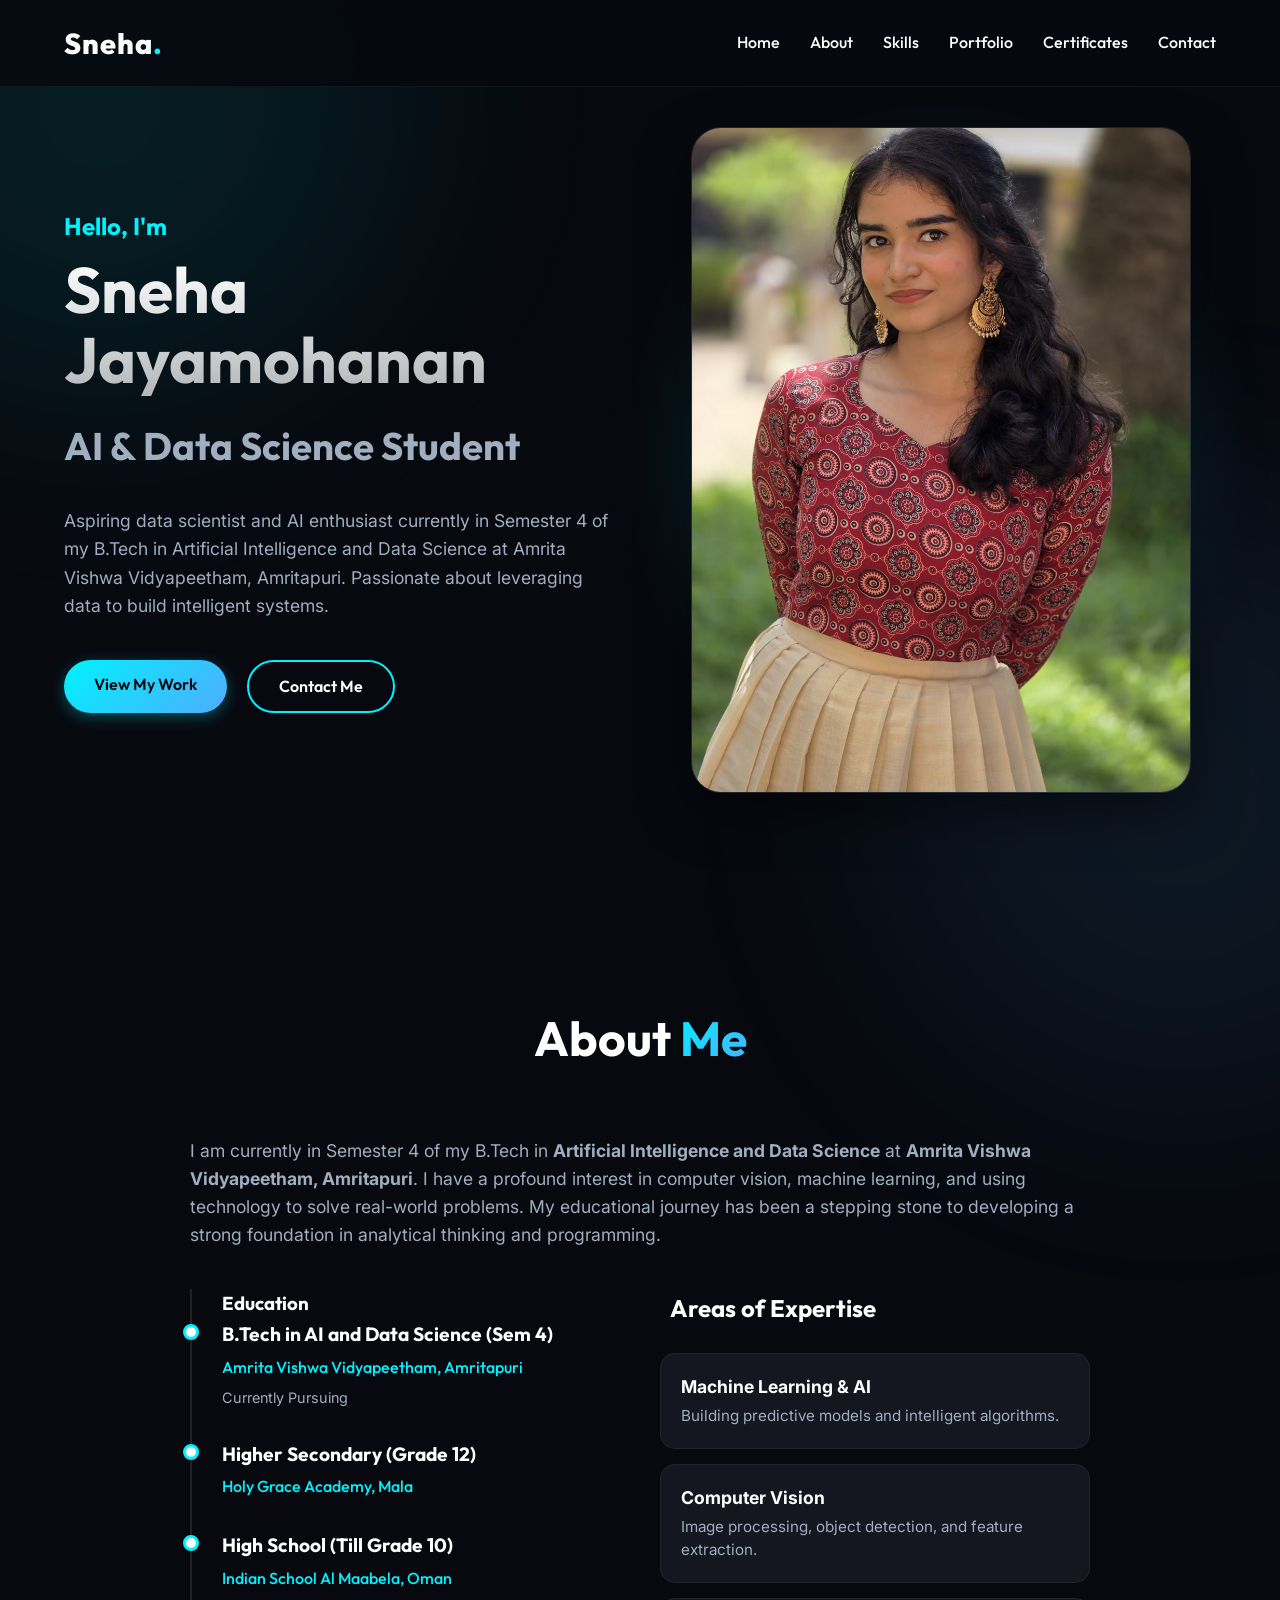
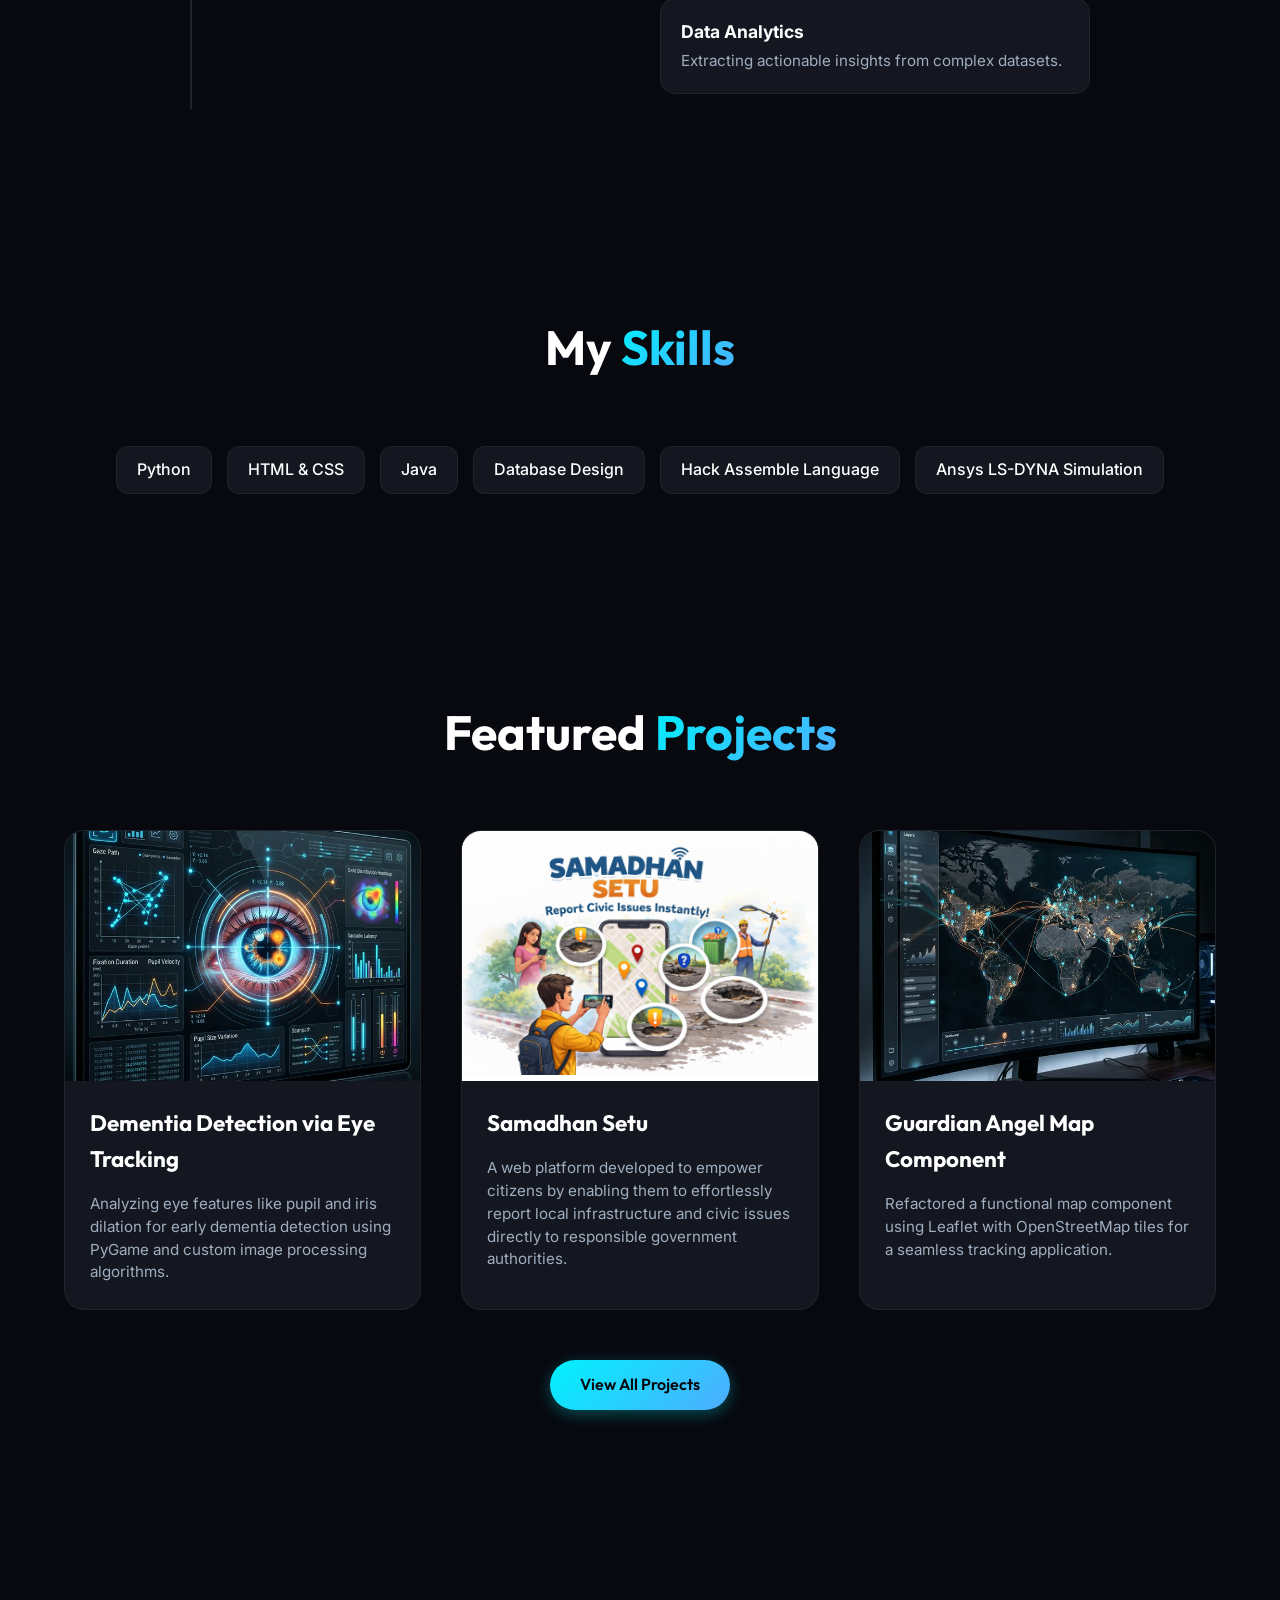
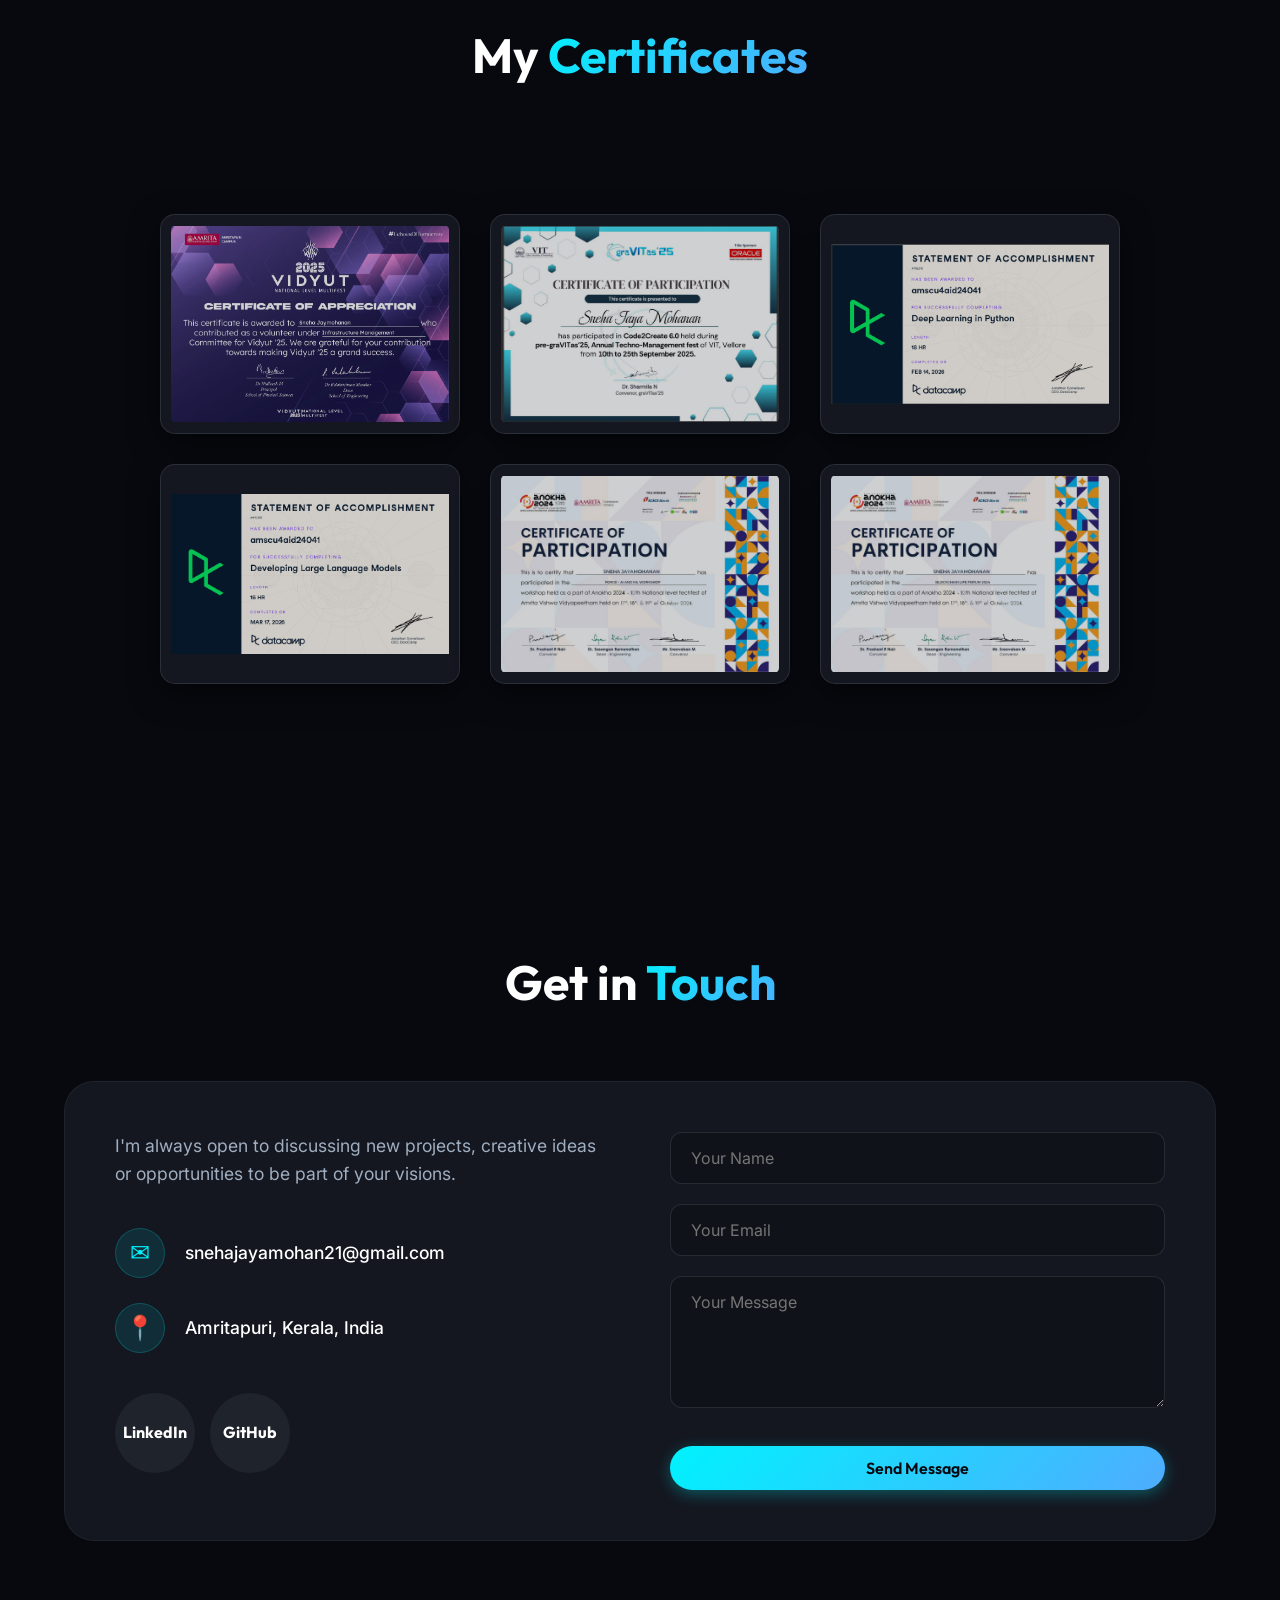
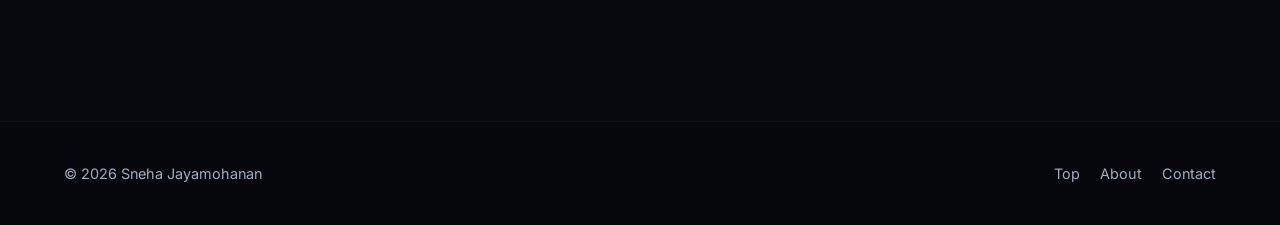
<file: index.html>
<!DOCTYPE html>
<html lang="en">

<head>
    <meta charset="UTF-8">
    <meta name="viewport" content="width=device-width, initial-scale=1.0">
    <title>Sneha Jayamohanan | AI & Data Science Portfolio</title>
    <meta name="description" content="Portfolio of Sneha Jayamohanan, an AI and Data Science student.">
    <link rel="stylesheet" href="styles.css">
    <!-- Google Fonts -->
    <link
        href="https://fonts.googleapis.com/css2?family=Outfit:wght@300;400;600;800&family=Inter:wght@400;500;700&display=swap"
        rel="stylesheet">
</head>

<body>
    <header class="navbar">
        <div class="nav-container">
            <a href="#home" class="logo">Sneha<span>.</span></a>
            <input type="checkbox" id="nav-toggle" class="nav-toggle">
            <label for="nav-toggle" class="nav-toggle-label">
                <span></span>
            </label>
            <nav class="nav-menu">
                <ul class="nav-links">
                    <li><a href="#home">Home</a></li>
                    <li><a href="#about">About</a></li>
                    <li><a href="#skills">Skills</a></li>
                    <li><a href="#portfolio">Portfolio</a></li>
                    <li><a href="#certificates">Certificates</a></li>
                    <li><a href="#contact">Contact</a></li>
                </ul>
            </nav>
        </div>
    </header>

    <main>
        <!-- Hero Section -->
        <section id="home" class="hero">
            <div class="hero-content">
                <h2 class="greeting">Hello, I'm</h2>
                <h1 class="name">Sneha Jayamohanan</h1>
                <h3 class="role">AI & Data Science Student</h3>
                <p class="summary">Aspiring data scientist and AI enthusiast currently in Semester 4 of my B.Tech in
                    Artificial Intelligence and Data Science at Amrita Vishwa Vidyapeetham, Amritapuri. Passionate about
                    leveraging data to build intelligent systems.</p>
                <div class="hero-cta">
                    <a href="#portfolio" class="btn btn-primary">View My Work</a>
                    <a href="#contact" class="btn btn-secondary">Contact Me</a>
                </div>
            </div>
            <div class="hero-image">
                <img src="my%20photo/WhatsApp%20Image%202026-03-21%20at%2010.37.13%20PM.jpeg"
                    alt="Sneha Jayamohanan Profile">
            </div>
        </section>

        <!-- About Section -->
        <section id="about" class="about">
            <div class="section-header">
                <h2>About <span>Me</span></h2>
            </div>
            <div class="about-content">
                <div class="about-text">
                    <p>I am currently in Semester 4 of my B.Tech in <strong>Artificial Intelligence and Data
                            Science</strong> at <strong>Amrita Vishwa Vidyapeetham, Amritapuri</strong>. I have a
                        profound interest in computer vision, machine learning, and using technology to solve real-world
                        problems. My educational journey has been a stepping stone to developing a strong foundation in
                        analytical thinking and programming.</p>

                    <div class="about-grid">
                        <div class="education-timeline">
                            <h3>Education</h3>
                            <div class="timeline-item">
                                <div class="timeline-dot"></div>
                                <h4>B.Tech in AI and Data Science (Sem 4)</h4>
                                <h5>Amrita Vishwa Vidyapeetham, Amritapuri</h5>
                                <p>Currently Pursuing</p>
                            </div>
                            <div class="timeline-item">
                                <div class="timeline-dot"></div>
                                <h4>Higher Secondary (Grade 12)</h4>
                                <h5>Holy Grace Academy, Mala</h5>
                            </div>
                            <div class="timeline-item">
                                <div class="timeline-dot"></div>
                                <h4>High School (Till Grade 10)</h4>
                                <h5>Indian School Al Maabela, Oman</h5>
                            </div>
                        </div>

                        <div class="interests-section">
                            <h3>Areas of Expertise</h3>
                            <ul class="interest-list">
                                <li>
                                    <strong>Machine Learning & AI</strong>
                                    Building predictive models and intelligent algorithms.
                                </li>
                                <li>
                                    <strong>Computer Vision</strong>
                                    Image processing, object detection, and feature extraction.
                                </li>
                                <li>
                                    <strong>Data Analytics</strong>
                                    Extracting actionable insights from complex datasets.
                                </li>
                            </ul>
                        </div>
                    </div>
                </div>
            </div>
        </section>

        <!-- Skills Section -->
        <section id="skills" class="skills">
            <div class="section-header">
                <h2>My <span>Skills</span></h2>
            </div>
            <div class="skills-grid">
                <div class="skill-tag">Python</div>
                <div class="skill-tag">HTML & CSS</div>
                <div class="skill-tag">Java</div>
                <div class="skill-tag">Database Design</div>
                <div class="skill-tag">Hack Assemble Language</div>
                <div class="skill-tag">Ansys LS-DYNA Simulation</div>
            </div>
        </section>

        <!-- Portfolio Section -->
        <section id="portfolio" class="portfolio">
            <div class="section-header">
                <h2>Featured <span>Projects</span></h2>
            </div>
            <div class="projects-grid">
                <!-- Project 1 -->
                <div class="project-card">
                    <div class="project-img">
                        <img src="assets/eye_tracking_project.png" alt="Dementia Detection via Eye Tracking">
                        <div class="project-overlay">
                            <a href="projects.html#project1" class="btn btn-outline">View Details</a>
                        </div>
                    </div>
                    <div class="project-info">
                        <h3>Dementia Detection via Eye Tracking</h3>
                        <p>Analyzing eye features like pupil and iris dilation for early dementia detection using PyGame
                            and custom image processing algorithms.</p>
                    </div>
                </div>
                <!-- Project 2 -->
                <div class="project-card">
                    <div class="project-img">
                        <img src="assets/image.png" alt="Samadhan Setu Project" class="poster-img">
                        <div class="project-overlay">
                            <a href="projects.html#project2" class="btn btn-outline">View Details</a>
                        </div>
                    </div>
                    <div class="project-info">
                        <h3>Samadhan Setu</h3>
                        <p>A web platform developed to empower citizens by enabling them to effortlessly report local
                            infrastructure and civic issues directly to responsible government authorities.</p>
                    </div>
                </div>
                <!-- Project 3 -->
                <div class="project-card">
                    <div class="project-img">
                        <img src="assets/map_project.png" alt="Guardian Angel App">
                        <div class="project-overlay">
                            <a href="projects.html#project3" class="btn btn-outline">View Details</a>
                        </div>
                    </div>
                    <div class="project-info">
                        <h3>Guardian Angel Map Component</h3>
                        <p>Refactored a functional map component using Leaflet with OpenStreetMap tiles for a seamless
                            tracking application.</p>
                    </div>
                </div>
            </div>
            <div class="view-all-container">
                <a href="projects.html" class="btn btn-primary">View All Projects</a>
            </div>
        </section>

        <!-- Certificates Section -->
        <section id="certificates" class="certificates">
            <div class="section-header">
                <h2>My <span>Certificates</span></h2>
            </div>
            <div class="certificates-container">
                <div class="cert-card">
                    <img src="certificate/Sneha%20Jaymohanan184.jpg.jpeg" alt="Vidyut Certificate">
                    <div class="cert-info">Vidyut Certificate of Appreciation</div>
                </div>
                <div class="cert-card">
                    <img src="certificate/Screenshot%202026-03-21%20221429.png" alt="Certificate 1">
                    <div class="cert-info">Event Participant</div>
                </div>
                <div class="cert-card">
                    <img src="certificate/Screenshot%202026-03-21%20221706.png" alt="Certificate 2">
                    <div class="cert-info">Certificate of Completion</div>
                </div>
                <div class="cert-card">
                    <img src="certificate/Screenshot%202026-03-21%20221718.png" alt="Certificate 3">
                    <div class="cert-info">Skill Certification</div>
                </div>
                <div class="cert-card">
                    <img src="certificate/anokha.jpeg" alt="Anokha Certificate">
                    <div class="cert-info">Anokha Event Participant</div>
                </div>
                <div class="cert-card">
                    <img src="certificate/anokha2.jpeg" alt="Anokha Distinction">
                    <div class="cert-info">Anokha Event Participant</div>
                </div>
            </div>
        </section>

        <!-- Contact Section -->
        <section id="contact" class="contact">
            <div class="section-header">
                <h2>Get in <span>Touch</span></h2>
            </div>
            <div class="contact-container">
                <div class="contact-info">
                    <p>I'm always open to discussing new projects, creative ideas or opportunities to be part of your
                        visions.</p>
                    <div class="contact-methods">
                        <div class="method">
                            <span class="method-icon">✉</span>
                            <span class="method-text">snehajayamohan21@gmail.com</span>
                        </div>
                        <div class="method">
                            <span class="method-icon">📍</span>
                            <span class="method-text">Amritapuri, Kerala, India</span>
                        </div>
                    </div>
                    <div class="social-links">
                        <a href="https://www.linkedin.com/in/sneha-jayamohan-8983a3327/" class="social-icon"
                            aria-label="LinkedIn" target="_blank">LinkedIn</a>
                        <a href="https://github.com/Sneha-Jayamohanan" class="social-icon" aria-label="GitHub"
                            target="_blank">GitHub</a>
                    </div>
                </div>
                <form class="contact-form" action="mailto:snehajayamohan21@gmail.com" method="post"
                    enctype="text/plain">
                    <div class="input-group">
                        <input type="text" name="Name" placeholder="Your Name" required>
                    </div>
                    <div class="input-group">
                        <input type="email" name="Email" placeholder="Your Email" required>
                    </div>
                    <div class="input-group">
                        <textarea name="Message" placeholder="Your Message" rows="5" required></textarea>
                    </div>
                    <button type="submit" class="btn btn-primary btn-submit">Send Message</button>
                </form>
            </div>
        </section>
    </main>

    <footer>
        <div class="footer-content">
            <p>&copy; 2026 Sneha Jayamohanan</p>
            <div class="footer-links">
                <a href="#home">Top</a>
                <a href="#about">About</a>
                <a href="#contact">Contact</a>
            </div>
        </div>
    </footer>
</body>

</html>
</file>
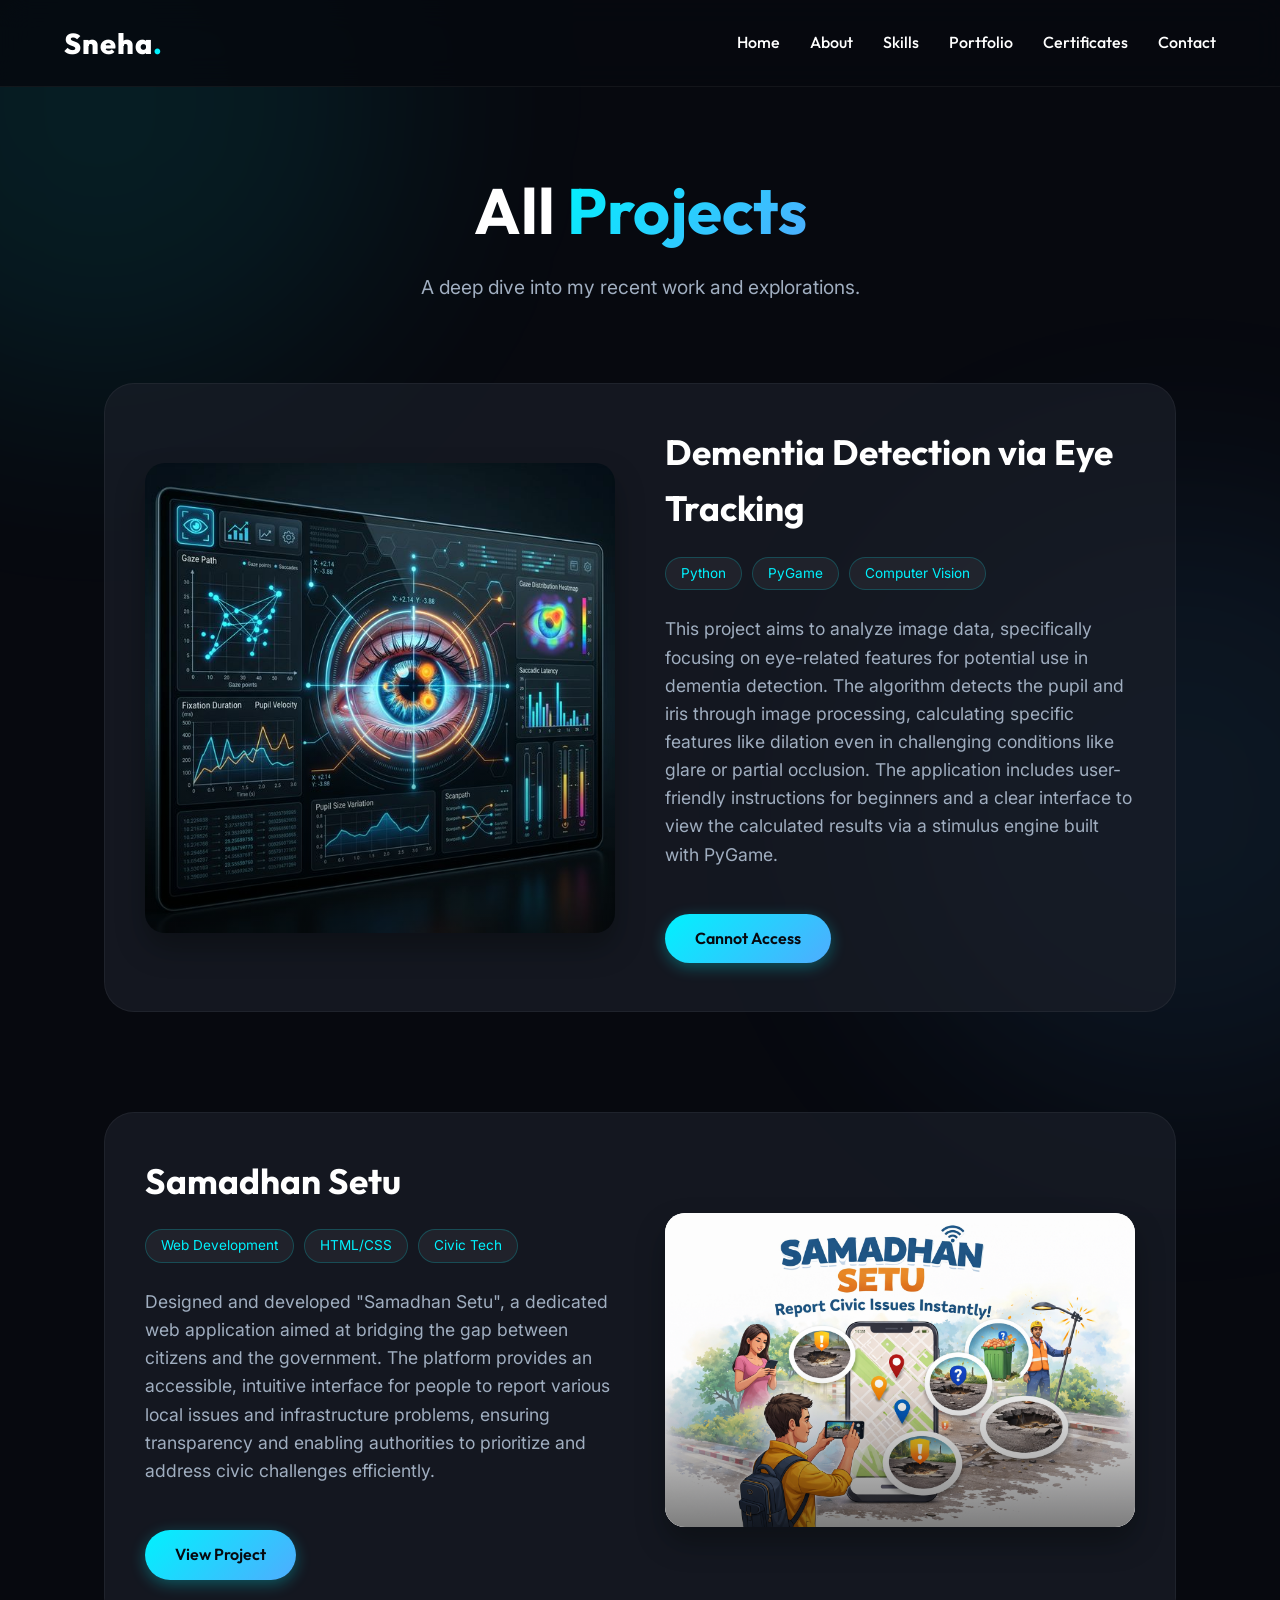
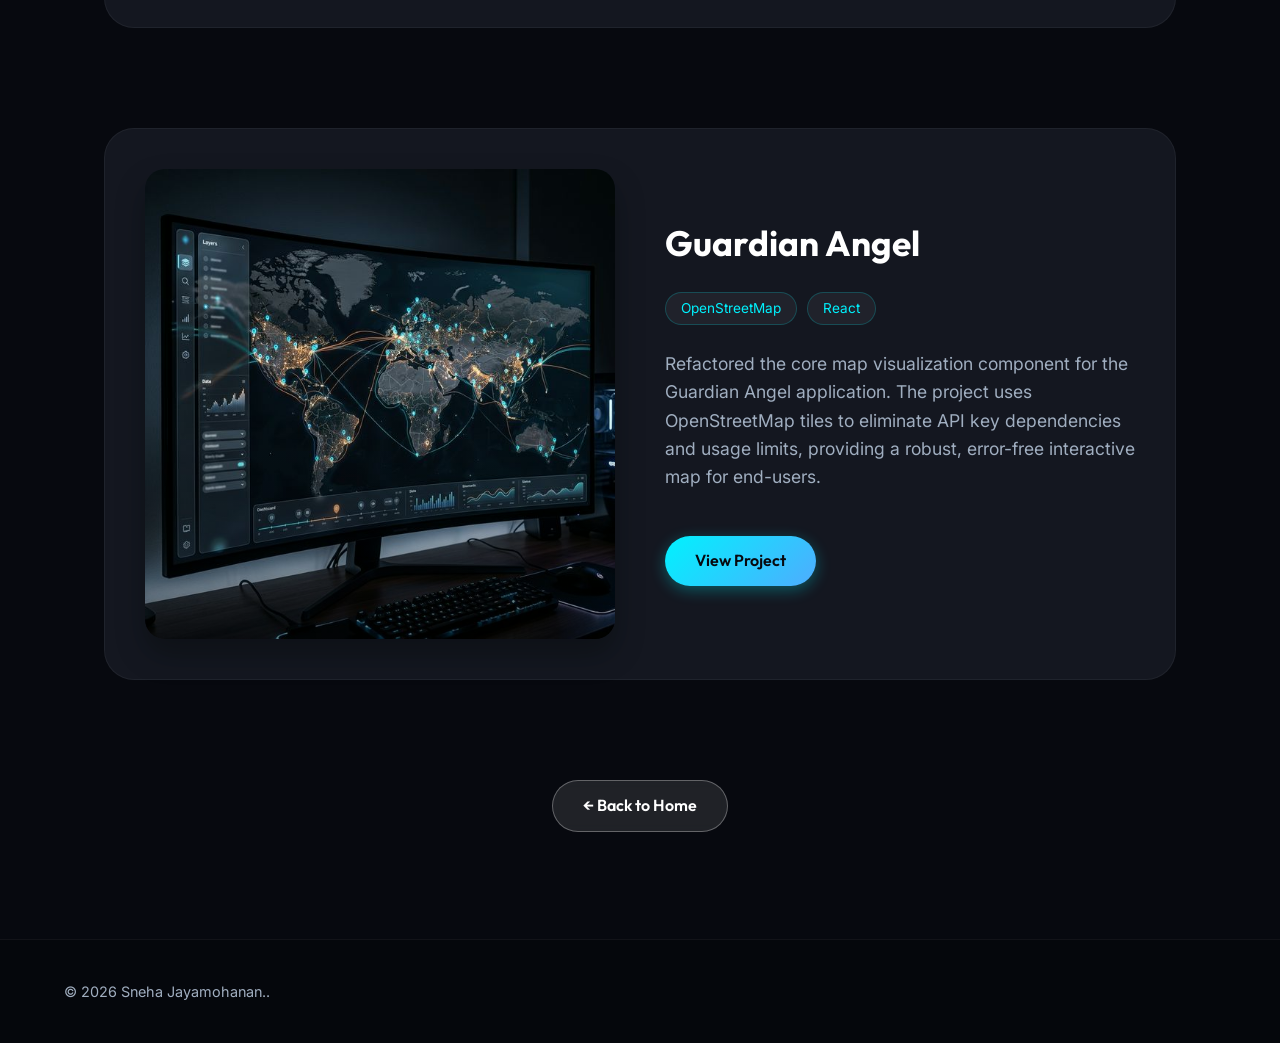
<file: projects.html>
<!DOCTYPE html>
<html lang="en">

<head>
    <meta charset="UTF-8">
    <meta name="viewport" content="width=device-width, initial-scale=1.0">
    <title>Projects | Sneha Jayamohanan</title>
    <link rel="stylesheet" href="styles.css">
    <link
        href="https://fonts.googleapis.com/css2?family=Outfit:wght@300;400;600;800&family=Inter:wght@400;500;700&display=swap"
        rel="stylesheet">
</head>

<body class="inner-page">
    <header class="navbar">
        <div class="nav-container">
            <a href="index.html#home" class="logo">Sneha<span>.</span></a>
            <input type="checkbox" id="nav-toggle" class="nav-toggle">
            <label for="nav-toggle" class="nav-toggle-label">
                <span></span>
            </label>
            <nav class="nav-menu">
                <ul class="nav-links">
                    <li><a href="index.html#home">Home</a></li>
                    <li><a href="index.html#about">About</a></li>
                    <li><a href="index.html#skills">Skills</a></li>
                    <li><a href="index.html#portfolio">Portfolio</a></li>
                    <li><a href="index.html#certificates">Certificates</a></li>
                    <li><a href="index.html#contact">Contact</a></li>
                </ul>
            </nav>
        </div>
    </header>

    <main class="projects-main">
        <div class="page-header">
            <h1>All <span>Projects</span></h1>
            <p>A deep dive into my recent work and explorations.</p>
        </div>

        <div class="detailed-projects" id="project1">
            <div class="project-detail-card">
                <div class="detail-img">
                    <img src="assets/eye_tracking_project.png" alt="Dementia Detection">
                </div>
                <div class="detail-content">
                    <h2>Dementia Detection via Eye Tracking</h2>
                    <div class="tech-stack">
                        <span>Python</span><span>PyGame</span><span>Computer Vision</span>
                    </div>
                    <p>This project aims to analyze image data, specifically focusing on eye-related features for
                        potential use in dementia detection. The algorithm detects the pupil and iris through image
                        processing, calculating specific features like dilation even in challenging conditions like
                        glare or partial occlusion. The application includes user-friendly instructions for beginners
                        and a clear interface to view the calculated results via a stimulus engine built with PyGame.
                    </p>
                    <a href="#" class="btn btn-primary mt-3">Cannot Access</a>
                </div>
            </div>
        </div>

        <div class="detailed-projects reverse" id="project2">
            <div class="project-detail-card">
                <div class="detail-img">
                    <img src="assets/image.png" alt="Samadhan Setu Web App" class="poster-img">
                </div>
                <div class="detail-content">
                    <h2>Samadhan Setu</h2>
                    <div class="tech-stack">
                        <span>Web Development</span><span>HTML/CSS</span><span>Civic Tech</span>
                    </div>
                    <p>Designed and developed "Samadhan Setu", a dedicated web application aimed at bridging the gap
                        between citizens and the government. The platform provides an accessible, intuitive interface
                        for people to report various local issues and infrastructure problems, ensuring transparency and
                        enabling authorities to prioritize and address civic challenges efficiently.</p>
                    <a href="https://github.com/Sneha-Jayamohanan/SamadhanSetu" class="btn btn-primary mt-3">View
                        Project</a>
                </div>
            </div>
        </div>

        <div class="detailed-projects" id="project3">
            <div class="project-detail-card">
                <div class="detail-img">
                    <img src="assets/map_project.png" alt="Guardian Angel App">
                </div>
                <div class="detail-content">
                    <h2>Guardian Angel</h2>
                    <div class="tech-stack">
                        <span>OpenStreetMap</span><span>React</span>
                    </div>
                    <p>Refactored the core map visualization component for the Guardian Angel application. The project
                        uses OpenStreetMap tiles to eliminate API key
                        dependencies and usage limits, providing a robust, error-free interactive map for end-users.</p>
                    <a href="https://github.com/Sneha-Jayamohanan/Guardian-angel" class="btn btn-primary mt-3">View
                        Project</a>
                </div>
            </div>
        </div>

        <div class="back-link-container">
            <a href="index.html" class="btn btn-outline">&larr; Back to Home</a>
        </div>
    </main>

    <footer>
        <div class="footer-content">
            <p>&copy; 2026 Sneha Jayamohanan..</p>
        </div>
    </footer>
</body>

</html>
</file>
<file: styles.css>
/* CSS Variables */
:root {
    --bg-dark: #07090F;
    --bg-card: rgba(26, 30, 41, 0.7);
    --text-main: #FFFFFF;
    --text-muted: #A0AEC0;
    --accent-primary: #00f2fe;
    --accent-secondary: #4facfe;
    --gradient-accent: linear-gradient(135deg, var(--accent-primary) 0%, var(--accent-secondary) 100%);
    --gradient-glow: linear-gradient(135deg, rgba(0, 242, 254, 0.3) 0%, rgba(79, 172, 254, 0.3) 100%);
    --nav-bg: rgba(7, 9, 15, 0.85);

    --font-heading: 'Outfit', sans-serif;
    --font-body: 'Inter', sans-serif;

    --transition-smooth: all 0.3s cubic-bezier(0.25, 0.8, 0.25, 1);
}

/* Reset and Boilerplate */
* {
    margin: 0;
    padding: 0;
    box-sizing: border-box;
    scroll-behavior: smooth;
}

body {
    background-color: var(--bg-dark);
    color: var(--text-main);
    font-family: var(--font-body);
    line-height: 1.6;
    overflow-x: hidden;
    position: relative;
}

/* Abstract Background Shapes (CSS Only) */
body::before,
body::after {
    content: '';
    position: fixed;
    width: 600px;
    height: 600px;
    border-radius: 50%;
    filter: blur(120px);
    z-index: -1;
    opacity: 0.6;
    pointer-events: none;
    animation: floatBg 20s infinite alternate ease-in-out;
}

body::before {
    top: -200px;
    left: -200px;
    background: rgba(0, 242, 254, 0.15);
}

body::after {
    bottom: -200px;
    right: -200px;
    background: rgba(79, 172, 254, 0.15);
    animation-direction: alternate-reverse;
}

@keyframes floatBg {
    0% {
        transform: translate(0, 0) scale(1);
    }

    100% {
        transform: translate(50px, 50px) scale(1.1);
    }
}

/* Typography elements */
h1,
h2,
h3,
h4,
h5,
h6 {
    font-family: var(--font-heading);
    font-weight: 700;
}

h2 span {
    background: var(--gradient-accent);
    -webkit-background-clip: text;
    background-clip: text;
    -webkit-text-fill-color: transparent;
    display: inline-block;
}

a {
    text-decoration: none;
    color: inherit;
}

/* Buttons */
.btn {
    display: inline-block;
    padding: 12px 30px;
    border-radius: 30px;
    font-family: var(--font-heading);
    font-weight: 600;
    font-size: 1rem;
    cursor: pointer;
    transition: var(--transition-smooth);
    position: relative;
    overflow: hidden;
    z-index: 1;
}

.btn-primary {
    background: var(--gradient-accent);
    color: var(--bg-dark);
    border: none;
    box-shadow: 0 4px 15px rgba(0, 242, 254, 0.3);
}

.btn-primary:hover {
    transform: translateY(-3px);
    box-shadow: 0 8px 25px rgba(0, 242, 254, 0.5);
}

.btn-secondary {
    background: transparent;
    color: var(--text-main);
    border: 2px solid var(--accent-primary);
}

.btn-secondary:hover {
    background: rgba(0, 242, 254, 0.1);
    transform: translateY(-3px);
}

.btn-outline {
    background: rgba(255, 255, 255, 0.1);
    backdrop-filter: blur(5px);
    color: #fff;
    border: 1px solid rgba(255, 255, 255, 0.3);
}

.btn-outline:hover {
    background: var(--gradient-accent);
    color: var(--bg-dark);
    border-color: transparent;
}


/* Layout Containers */
section {
    padding: 100px 5%;
    max-width: 1400px;
    margin: 0 auto;
}

.section-header {
    text-align: center;
    margin-bottom: 60px;
}

.section-header h2 {
    font-size: 3rem;
}

/* Navbar */
.navbar {
    position: fixed;
    top: 0;
    width: 100%;
    z-index: 1000;
    background: var(--nav-bg);
    backdrop-filter: blur(15px);
    -webkit-backdrop-filter: blur(15px);
    border-bottom: 1px solid rgba(255, 255, 255, 0.05);
    transition: var(--transition-smooth);
}

.nav-container {
    display: flex;
    justify-content: space-between;
    align-items: center;
    padding: 20px 5%;
    max-width: 1400px;
    margin: 0 auto;
}

.logo {
    font-family: var(--font-heading);
    font-size: 1.8rem;
    font-weight: 800;
    letter-spacing: 1px;
}

.logo span {
    color: var(--accent-primary);
}

.nav-links {
    list-style: none;
    display: flex;
    gap: 30px;
}

.nav-links a {
    font-family: var(--font-heading);
    font-size: 1rem;
    font-weight: 500;
    position: relative;
    padding: 5px 0;
    transition: var(--transition-smooth);
}

.nav-links a::after {
    content: '';
    position: absolute;
    width: 0;
    height: 2px;
    bottom: 0;
    left: 0;
    background: var(--gradient-accent);
    transition: var(--transition-smooth);
}

.nav-links a:hover {
    color: var(--accent-primary);
}

.nav-links a:hover::after {
    width: 100%;
}

/* Mobile Menu Toggle (CSS Only) */
.nav-toggle {
    display: none;
}

.nav-toggle-label {
    display: none;
    cursor: pointer;
    width: 30px;
    height: 20px;
    position: relative;
    z-index: 1001;
}

.nav-toggle-label span,
.nav-toggle-label span::before,
.nav-toggle-label span::after {
    display: block;
    background: var(--text-main);
    height: 2px;
    position: absolute;
    width: 100%;
    transition: var(--transition-smooth);
    border-radius: 2px;
}

.nav-toggle-label span::before {
    content: '';
    top: -8px;
}

.nav-toggle-label span::after {
    content: '';
    bottom: -8px;
}

/* Hero Section */
.hero {
    min-height: 100vh;
    display: flex;
    align-items: center;
    justify-content: space-between;
    gap: 50px;
    padding-top: 120px;
}

.hero-content {
    flex: 1;
    animation: slideUp 1s cubic-bezier(0.25, 0.8, 0.25, 1) forwards;
}

@keyframes slideUp {
    from {
        opacity: 0;
        transform: translateY(40px);
    }

    to {
        opacity: 1;
        transform: translateY(0);
    }
}

.greeting {
    font-size: 1.5rem;
    color: var(--accent-primary);
    margin-bottom: 10px;
}

.name {
    font-size: clamp(3rem, 5vw, 5rem);
    line-height: 1.1;
    margin-bottom: 20px;
    background: linear-gradient(180deg, #FFFFFF 0%, rgba(255, 255, 255, 0.7) 100%);
    -webkit-background-clip: text;
    background-clip: text;
    -webkit-text-fill-color: transparent;
}

.role {
    font-size: clamp(1.5rem, 3vw, 2.5rem);
    color: var(--text-muted);
    margin-bottom: 30px;
}

.summary {
    font-size: 1.1rem;
    color: var(--text-muted);
    max-width: 600px;
    margin-bottom: 40px;
}

.hero-cta {
    display: flex;
    gap: 20px;
}

.hero-image {
    flex: 1;
    display: flex;
    justify-content: center;
    align-items: center;
    position: relative;
    animation: fadeIn 1.5s ease-in forwards;
}

@keyframes fadeIn {
    from {
        opacity: 0;
    }

    to {
        opacity: 1;
    }
}

.hero-image img {
    width: 100%;
    max-width: 500px;
    height: auto;
    border-radius: 30px;
    box-shadow: 0 20px 50px rgba(0, 0, 0, 0.5);
    border: 1px solid rgba(255, 255, 255, 0.1);
    position: relative;
    z-index: 2;
    animation: floatElement 6s ease-in-out infinite;
}

.hero-image::before {
    content: '';
    position: absolute;
    width: 80%;
    height: 80%;
    background: var(--gradient-glow);
    filter: blur(50px);
    z-index: 1;
    border-radius: 50%;
}

@keyframes floatElement {
    0% {
        transform: translateY(0px);
    }

    50% {
        transform: translateY(-20px);
    }

    100% {
        transform: translateY(0px);
    }
}

/* About Section */
.about-content {
    max-width: 900px;
    margin: 0 auto;
}

.about-text p {
    font-size: 1.1rem;
    color: var(--text-muted);
    margin-bottom: 40px;
}

.education-timeline {
    position: relative;
    padding-left: 30px;
    border-left: 2px solid rgba(255, 255, 255, 0.1);
}

.timeline-item {
    position: relative;
    margin-bottom: 30px;
}

.timeline-item:last-child {
    margin-bottom: 0;
}

.timeline-dot {
    position: absolute;
    left: -39px;
    top: 5px;
    width: 16px;
    height: 16px;
    border-radius: 50%;
    background: var(--text-main);
    border: 3px solid var(--accent-primary);
}

.timeline-item h4 {
    font-size: 1.2rem;
    color: var(--text-main);
    margin-bottom: 5px;
}

.timeline-item h5 {
    font-size: 1rem;
    color: var(--accent-primary);
    font-weight: 500;
    margin-bottom: 5px;
}

.timeline-item p {
    font-size: 0.9rem;
    color: var(--text-muted);
    margin-bottom: 0;
}

.about-grid {
    display: grid;
    grid-template-columns: 1fr 1fr;
    gap: 40px;
}

.interests-section h3 {
    font-size: 1.5rem;
    color: var(--text-main);
    margin-bottom: 25px;
    padding-left: 10px;
}

.interest-list {
    list-style: none;
    padding: 0;
    margin: 0;
}

.interest-list li {
    background: var(--bg-card);
    padding: 20px;
    border-radius: 15px;
    margin-bottom: 15px;
    border: 1px solid rgba(255, 255, 255, 0.05);
    transition: var(--transition-smooth);
    color: var(--text-muted);
    font-size: 0.95rem;
    line-height: 1.5;
}

.interest-list li:hover {
    transform: translateX(10px);
    border-color: var(--accent-primary);
    background: rgba(0, 242, 254, 0.05);
    box-shadow: 0 5px 15px rgba(0, 242, 254, 0.1);
}

.interest-list li strong {
    color: var(--text-main);
    font-size: 1.1rem;
    display: block;
    margin-bottom: 5px;
}

.skills-grid {
    display: flex;
    flex-wrap: wrap;
    gap: 15px;
    justify-content: center;
}

.skill-tag {
    padding: 10px 20px;
    background: var(--bg-card);
    border: 1px solid rgba(255, 255, 255, 0.05);
    border-radius: 12px;
    font-weight: 500;
    color: var(--text-main);
    transition: var(--transition-smooth);
    backdrop-filter: blur(10px);
}

.skill-tag:hover {
    transform: translateY(-5px);
    border-color: var(--accent-primary);
    box-shadow: 0 5px 15px rgba(0, 242, 254, 0.2);
}

/* Portfolio Section */
.projects-grid {
    display: grid;
    grid-template-columns: repeat(auto-fill, minmax(320px, 1fr));
    gap: 40px;
    margin-bottom: 50px;
}

.project-card {
    background: var(--bg-card);
    border-radius: 20px;
    overflow: hidden;
    border: 1px solid rgba(255, 255, 255, 0.05);
    transition: var(--transition-smooth);
    backdrop-filter: blur(10px);
    display: flex;
    flex-direction: column;
}

.project-card:hover {
    transform: translateY(-10px);
    border-color: rgba(255, 255, 255, 0.15);
    box-shadow: 0 15px 30px rgba(0, 0, 0, 0.4);
}

.project-img {
    position: relative;
    width: 100%;
    height: 250px;
    overflow: hidden;
}

.project-img img {
    width: 100%;
    height: 100%;
    object-fit: cover;
    transition: transform 0.6s ease;
}

.poster-img {
    object-fit: contain !important;
    background-color: #ffffff;
}

.detail-img .poster-img {
    max-height: 400px;
    width: 100%;
}

.project-card:hover .project-img img {
    transform: scale(1.1);
}

.project-overlay {
    position: absolute;
    inset: 0;
    background: rgba(7, 9, 15, 0.7);
    display: flex;
    justify-content: center;
    align-items: center;
    opacity: 0;
    transition: var(--transition-smooth);
}

.project-card:hover .project-overlay {
    opacity: 1;
}

.project-info {
    padding: 25px;
    flex: 1;
}

.project-info h3 {
    font-size: 1.4rem;
    margin-bottom: 15px;
    color: var(--text-main);
}

.project-info p {
    color: var(--text-muted);
    font-size: 0.95rem;
    line-height: 1.5;
}

.view-all-container {
    text-align: center;
    margin-top: 40px;
}

/* Contact Section */
.contact-container {
    display: grid;
    grid-template-columns: 1fr 1fr;
    gap: 60px;
    background: var(--bg-card);
    padding: 50px;
    border-radius: 30px;
    border: 1px solid rgba(255, 255, 255, 0.05);
    backdrop-filter: blur(10px);
}

.contact-info p {
    color: var(--text-muted);
    font-size: 1.1rem;
    margin-bottom: 40px;
}

.contact-methods {
    display: flex;
    flex-direction: column;
    gap: 25px;
    margin-bottom: 40px;
}

.method {
    display: flex;
    align-items: center;
    gap: 20px;
}

.method-icon {
    width: 50px;
    height: 50px;
    background: rgba(0, 242, 254, 0.1);
    border-radius: 50%;
    display: flex;
    justify-content: center;
    align-items: center;
    font-size: 1.5rem;
    color: var(--accent-primary);
    border: 1px solid rgba(0, 242, 254, 0.2);
}

.method-text {
    font-size: 1.1rem;
    font-weight: 500;
}

.social-links {
    display: flex;
    gap: 15px;
}

.social-icon {
    width: 80px;
    height: 80px;
    border-radius: 50%;
    background: rgba(255, 255, 255, 0.05);
    display: flex;
    justify-content: center;
    align-items: center;
    font-family: var(--font-heading);
    font-weight: 700;
    transition: var(--transition-smooth);
    border: 1px solid transparent;
}

.social-icon:hover {
    background: rgba(0, 242, 254, 0.1);
    border-color: var(--accent-primary);
    color: var(--accent-primary);
    transform: translateY(-3px);
}

.contact-form {
    display: flex;
    flex-direction: column;
    gap: 20px;
}

.input-group input,
.input-group textarea {
    width: 100%;
    background: rgba(0, 0, 0, 0.2);
    border: 1px solid rgba(255, 255, 255, 0.1);
    border-radius: 12px;
    padding: 15px 20px;
    color: var(--text-main);
    font-family: var(--font-body);
    font-size: 1rem;
    transition: var(--transition-smooth);
}

.input-group input:focus,
.input-group textarea:focus {
    outline: none;
    border-color: var(--accent-primary);
    background: rgba(14, 17, 26, 0.8);
    box-shadow: 0 0 15px rgba(0, 242, 254, 0.1);
}

.btn-submit {
    margin-top: 10px;
    width: 100%;
}

/* Footer */
footer {
    padding: 40px 5%;
    border-top: 1px solid rgba(255, 255, 255, 0.05);
    margin-top: 80px;
    background: rgba(0, 0, 0, 0.2);
}

.footer-content {
    max-width: 1400px;
    margin: 0 auto;
    display: flex;
    justify-content: space-between;
    align-items: center;
}

.footer-content p {
    color: var(--text-muted);
    font-size: 0.9rem;
}

.footer-links {
    display: flex;
    gap: 20px;
}

.footer-links a {
    color: var(--text-muted);
    font-size: 0.9rem;
    transition: var(--transition-smooth);
}

.footer-links a:hover {
    color: var(--accent-primary);
}

/* PROJECTS PAGE SPECIFIC */
.inner-page {
    padding-top: 100px;
}

.projects-main {
    max-width: 1200px;
    margin: 0 auto;
    padding: 0 5%;
}

.page-header {
    margin: 60px 0 80px;
    text-align: center;
}

.page-header h1 {
    font-size: 4rem;
    margin-bottom: 10px;
}

.page-header h1 span {
    background: var(--gradient-accent);
    -webkit-background-clip: text;
    background-clip: text;
    -webkit-text-fill-color: transparent;
}

.page-header p {
    font-size: 1.2rem;
    color: var(--text-muted);
}

.detailed-projects {
    margin-bottom: 100px;
}

.project-detail-card {
    display: flex;
    gap: 50px;
    background: var(--bg-card);
    border-radius: 30px;
    padding: 40px;
    border: 1px solid rgba(255, 255, 255, 0.05);
    align-items: center;
}

.detailed-projects.reverse .project-detail-card {
    flex-direction: row-reverse;
}

.detail-img {
    flex: 1;
    border-radius: 20px;
    overflow: hidden;
    position: relative;
    box-shadow: 0 15px 30px rgba(0, 0, 0, 0.3);
}

.detail-img::after {
    content: '';
    position: absolute;
    inset: 0;
    background: linear-gradient(180deg, rgba(0, 0, 0, 0) 50%, rgba(0, 0, 0, 0.5) 100%);
    pointer-events: none;
}

.detail-img img {
    width: 100%;
    height: auto;
    display: block;
    transition: transform 0.5s ease;
}

.project-detail-card:hover .detail-img img {
    transform: scale(1.05);
}

.detail-content {
    flex: 1;
}

.detail-content h2 {
    font-size: 2.2rem;
    margin-bottom: 20px;
}

.tech-stack {
    display: flex;
    gap: 10px;
    margin-bottom: 25px;
    flex-wrap: wrap;
}

.tech-stack span {
    background: rgba(255, 255, 255, 0.05);
    padding: 5px 15px;
    border-radius: 20px;
    font-size: 0.85rem;
    color: var(--accent-primary);
    border: 1px solid rgba(0, 242, 254, 0.2);
}

.detail-content p {
    color: var(--text-muted);
    font-size: 1.1rem;
    margin-bottom: 30px;
}

.mt-3 {
    margin-top: 15px;
}

.back-link-container {
    text-align: center;
    margin: 50px 0 100px;
}

/* Certificates Section */
.certificates {
    text-align: center;
}

.certificates-container {
    display: flex;
    justify-content: center;
    align-items: center;
    flex-wrap: wrap;
    gap: 30px;
    padding: 60px 0;
    perspective: 1000px;
}

.cert-card {
    position: relative;
    width: 300px;
    height: 220px;
    border-radius: 15px;
    background: var(--bg-card);
    border: 1px solid rgba(255, 255, 255, 0.1);
    box-shadow: 0 10px 30px rgba(0, 0, 0, 0.5);
    transition: all 0.5s cubic-bezier(0.25, 0.8, 0.25, 1);
    cursor: pointer;
}

.cert-card img {
    width: 100%;
    height: 100%;
    object-fit: contain;
    padding: 10px;
    border-radius: 15px;
    opacity: 0.8;
    transition: all 0.5s ease;
}

.cert-info {
    position: absolute;
    bottom: -40px;
    left: 0;
    width: 100%;
    text-align: center;
    font-family: var(--font-heading);
    font-weight: 600;
    color: var(--accent-primary);
    opacity: 0;
    transition: all 0.5s ease;
    transform: translateY(-10px);
}

.certificates-container:hover .cert-card {
    filter: blur(4px);
    opacity: 0.4;
    transform: scale(0.9);
}

.certificates-container .cert-card:hover {
    filter: blur(0px);
    opacity: 1;
    transform: scale(1.2) translateY(-15px);
    z-index: 10;
    box-shadow: 0 20px 50px rgba(0, 242, 254, 0.3);
    border-color: var(--accent-primary);
}

.certificates-container .cert-card:hover img {
    opacity: 1;
}

.certificates-container .cert-card:hover .cert-info {
    bottom: -30px;
    opacity: 1;
    transform: translateY(0);
}



/* Media Queries for Responsiveness */
@media (max-width: 992px) {
    .contact-container {
        grid-template-columns: 1fr;
    }

    .hero {
        flex-direction: column-reverse;
        text-align: center;
        padding-top: 150px;
    }

    .hero-cta {
        justify-content: center;
    }

    .hero-image {
        margin-bottom: 30px;
    }

    .about-grid {
        grid-template-columns: 1fr;
    }

    .project-detail-card,
    .detailed-projects.reverse .project-detail-card {
        flex-direction: column;
        padding: 30px;
    }
}

@media (max-width: 768px) {
    .nav-container {
        justify-content: space-between;
    }

    .nav-toggle-label {
        display: block;
    }

    .nav-menu {
        position: fixed;
        top: 0;
        left: 0;
        width: 100%;
        height: 100vh;
        background: rgba(7, 9, 15, 0.98);
        backdrop-filter: blur(20px);
        display: flex;
        justify-content: center;
        align-items: center;
        opacity: 0;
        visibility: hidden;
        transition: var(--transition-smooth);
        z-index: 999;
        transform: translateY(-100%);
    }

    .nav-links {
        flex-direction: column;
        align-items: center;
        gap: 40px;
    }

    .nav-links a {
        font-size: 2rem;
    }

    .nav-toggle:checked~.nav-menu {
        opacity: 1;
        visibility: visible;
        transform: translateY(0);
    }

    .nav-toggle:checked~.nav-toggle-label span {
        background: transparent;
    }

    .nav-toggle:checked~.nav-toggle-label span::before {
        transform: rotate(45deg);
        top: 0;
    }

    .nav-toggle:checked~.nav-toggle-label span::after {
        transform: rotate(-45deg);
        bottom: 0;
    }

    .name {
        font-size: 2.5rem;
    }

    section {
        padding: 80px 5%;
    }

    .footer-content {
        flex-direction: column;
        gap: 20px;
        text-align: center;
    }
}
</file>
